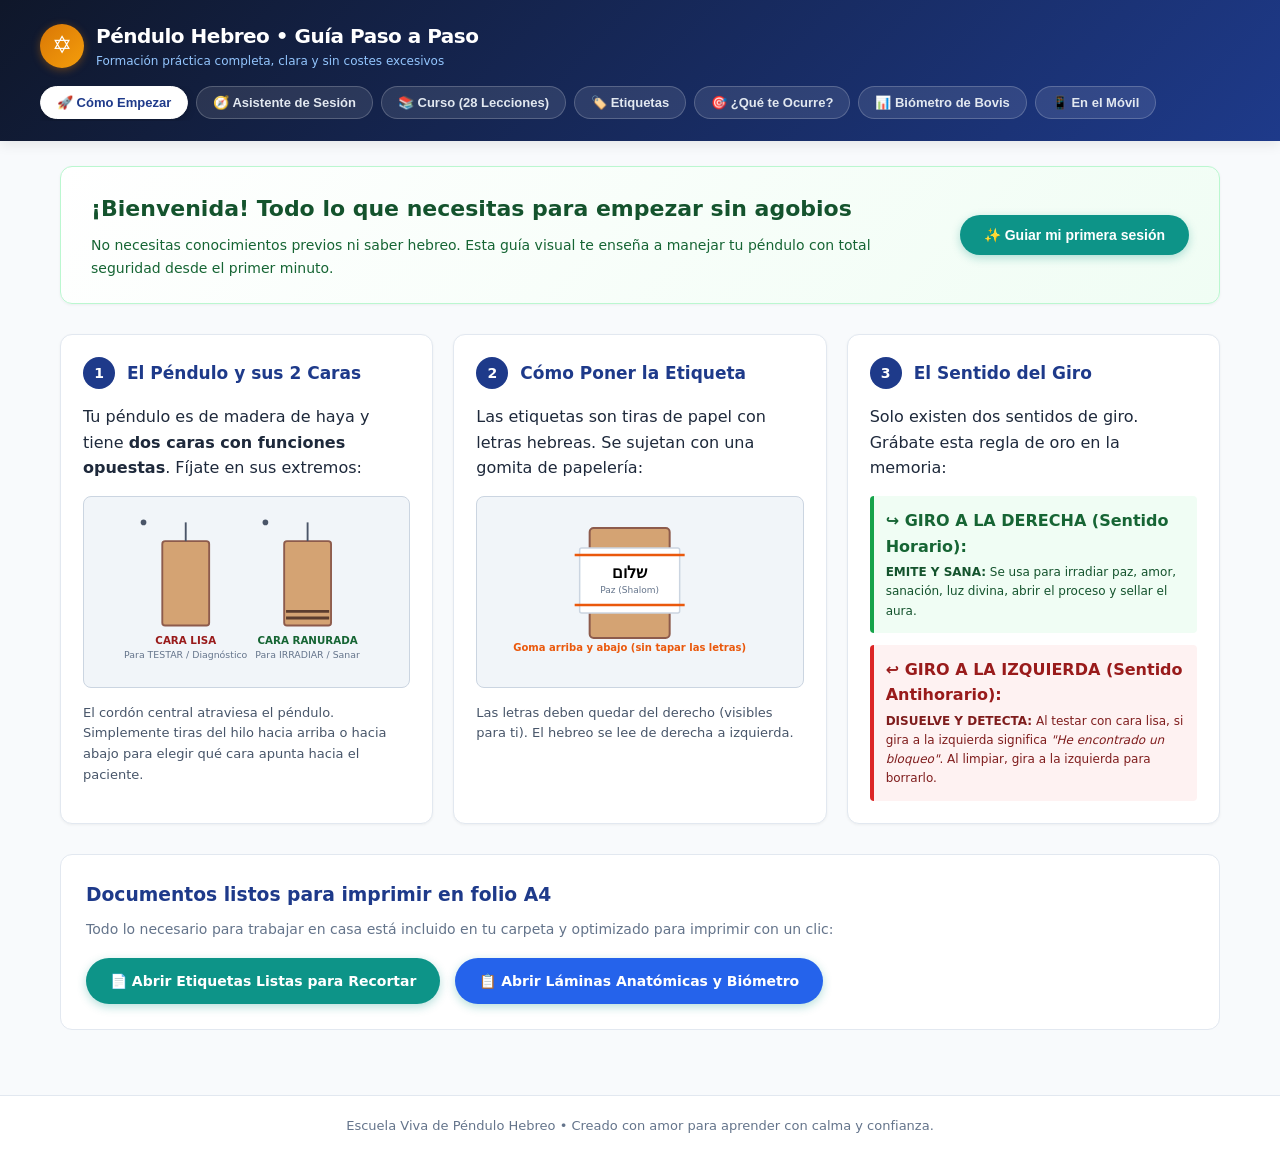
<file: index.html>
<!DOCTYPE html>
<html lang="es">
<head>
  <meta charset="UTF-8">
  <meta name="viewport" content="width=device-width, initial-scale=1.0">
  <title>Escuela Viva de Péndulo Hebreo - Guía Interactiva Paso a Paso</title>
  <link rel="stylesheet" href="styles.css">
  <link rel="manifest" href="manifest.json">
  <meta name="theme-color" content="#1e3a8a">
</head>
<body>

  <!-- ENCABEZADO DE LA APLICACIÓN -->
  <header class="app-header">
    <div class="header-container">
      <div class="brand-wrapper">
        <div class="brand-icon" aria-hidden="true">✡</div>
        <div>
          <h1 class="brand-title">Péndulo Hebreo • Guía Paso a Paso</h1>
          <p class="brand-subtitle">Formación práctica completa, clara y sin costes excesivos</p>
        </div>
      </div>

      <nav class="nav-tabs" aria-label="Navegación principal">
        <button type="button" class="tab-btn active" data-target="view-start">🚀 Cómo Empezar</button>
        <button type="button" class="tab-btn" data-target="view-simulator">🧭 Asistente de Sesión</button>
        <button type="button" class="tab-btn" data-target="view-course">📚 Curso (28 Lecciones)</button>
        <button type="button" class="tab-btn" data-target="view-labels">🏷️ Etiquetas</button>
        <button type="button" class="tab-btn" data-target="view-protocols">🎯 ¿Qué te Ocurre?</button>
        <button type="button" class="tab-btn" data-target="view-biometer">📊 Biómetro de Bovis</button>
        <button type="button" class="tab-btn" data-target="view-mobile">📱 En el Móvil</button>
      </nav>
    </div>
  </header>

  <!-- CONTENIDO PRINCIPAL -->
  <main class="main-content">

    <!-- VISTA 1: CÓMO EMPEZAR (VISUAL Y CERCANO) -->
    <section id="view-start" class="view-section active">
      <div class="welcome-card">
        <div class="welcome-text">
          <h2>¡Bienvenida! Todo lo que necesitas para empezar sin agobios</h2>
          <p>No necesitas conocimientos previos ni saber hebreo. Esta guía visual te enseña a manejar tu péndulo con total seguridad desde el primer minuto.</p>
        </div>
        <button type="button" class="cta-button" id="btn-jump-sim">✨ Guiar mi primera sesión</button>
      </div>

      <div class="guide-grid">
        <!-- Tarjeta 1: La anatomía del péndulo -->
        <article class="guide-card">
          <div class="guide-card-header">
            <span class="guide-step-number">1</span>
            <h3>El Péndulo y sus 2 Caras</h3>
          </div>
          <p>Tu péndulo es de madera de haya y tiene <strong>dos caras con funciones opuestas</strong>. Fíjate en sus extremos:</p>
          <div class="illustration-box">
            <svg viewBox="0 0 300 160" width="100%" height="150" xmlns="http://www.w3.org/2000/svg">
              <!-- Cara Lisa (Izquierda) -->
              <g transform="translate(40, 10)">
                <rect x="20" y="20" width="50" height="90" rx="3" fill="#d4a373" stroke="#8d5b4c" stroke-width="2"/>
                <line x1="45" y1="0" x2="45" y2="20" stroke="#4a5568" stroke-width="2"/>
                <circle x1="45" y1="0" r="3" fill="#4a5568"/>
                <text x="45" y="130" font-size="11" font-weight="bold" text-anchor="middle" fill="#991b1b">CARA LISA</text>
                <text x="45" y="145" font-size="10" text-anchor="middle" fill="#64748b">Para TESTAR / Diagnóstico</text>
              </g>
              <!-- Cara Ranurada (Derecha) -->
              <g transform="translate(170, 10)">
                <rect x="20" y="20" width="50" height="90" rx="3" fill="#d4a373" stroke="#8d5b4c" stroke-width="2"/>
                <!-- Ranuras en la base -->
                <line x1="22" y1="95" x2="68" y2="95" stroke="#5c3d2e" stroke-width="3"/>
                <line x1="22" y1="102" x2="68" y2="102" stroke="#5c3d2e" stroke-width="3"/>
                <line x1="45" y1="0" x2="45" y2="20" stroke="#4a5568" stroke-width="2"/>
                <circle x1="45" y1="0" r="3" fill="#4a5568"/>
                <text x="45" y="130" font-size="11" font-weight="bold" text-anchor="middle" fill="#166534">CARA RANURADA</text>
                <text x="45" y="145" font-size="10" text-anchor="middle" fill="#64748b">Para IRRADIAR / Sanar</text>
              </g>
            </svg>
          </div>
          <p style="font-size: 13px; color: #475569;">El cordón central atraviesa el péndulo. Simplemente tiras del hilo hacia arriba o hacia abajo para elegir qué cara apunta hacia el paciente.</p>
        </article>

        <!-- Tarjeta 2: Cómo colocar la etiqueta -->
        <article class="guide-card">
          <div class="guide-card-header">
            <span class="guide-step-number">2</span>
            <h3>Cómo Poner la Etiqueta</h3>
          </div>
          <p>Las etiquetas son tiras de papel con letras hebreas. Se sujetan con una gomita de papelería:</p>
          <div class="illustration-box">
            <svg viewBox="0 0 280 150" width="100%" height="150" xmlns="http://www.w3.org/2000/svg">
              <rect x="90" y="15" width="80" height="110" rx="4" fill="#d4a373" stroke="#8d5b4c" stroke-width="2"/>
              <!-- Tira de papel enrollada -->
              <rect x="80" y="35" width="100" height="65" fill="#ffffff" stroke="#cbd5e1" stroke-width="1.5" rx="2"/>
              <!-- Letras hebreas simuladas -->
              <text x="130" y="65" font-size="16" font-family="serif" text-anchor="middle" font-weight="bold" fill="#000">שלום</text>
              <text x="130" y="80" font-size="9" text-anchor="middle" fill="#64748b">Paz (Shalom)</text>
              <!-- Gomas elásticas -->
              <line x1="75" y1="42" x2="185" y2="42" stroke="#ea580c" stroke-width="2.5"/>
              <line x1="75" y1="92" x2="185" y2="92" stroke="#ea580c" stroke-width="2.5"/>
              <text x="130" y="138" font-size="10" text-anchor="middle" fill="#ea580c" font-weight="bold">Goma arriba y abajo (sin tapar las letras)</text>
            </svg>
          </div>
          <p style="font-size: 13px; color: #475569;">Las letras deben quedar del derecho (visibles para ti). El hebreo se lee de derecha a izquierda.</p>
        </article>

        <!-- Tarjeta 3: Hacia dónde girar -->
        <article class="guide-card">
          <div class="guide-card-header">
            <span class="guide-step-number">3</span>
            <h3>El Sentido del Giro</h3>
          </div>
          <p>Solo existen dos sentidos de giro. Grábate esta regla de oro en la memoria:</p>
          <div style="margin-top: 15px; display: flex; flex-direction: column; gap: 12px;">
            <div style="background: #f0fdf4; border-left: 4px solid #16a34a; padding: 12px; border-radius: 4px;">
              <strong style="color: #166534;">↪ GIRO A LA DERECHA (Sentido Horario):</strong>
              <p style="font-size: 12px; color: #14532d; margin-top: 4px;">
                <strong>EMITE Y SANA:</strong> Se usa para irradiar paz, amor, sanación, luz divina, abrir el proceso y sellar el aura.
              </p>
            </div>
            <div style="background: #fef2f2; border-left: 4px solid #dc2626; padding: 12px; border-radius: 4px;">
              <strong style="color: #991b1b;">↩ GIRO A LA IZQUIERDA (Sentido Antihorario):</strong>
              <p style="font-size: 12px; color: #7f1d1d; margin-top: 4px;">
                <strong>DISUELVE Y DETECTA:</strong> Al testar con cara lisa, si gira a la izquierda significa <em>"He encontrado un bloqueo"</em>. Al limpiar, gira a la izquierda para borrarlo.
              </p>
            </div>
          </div>
        </article>
      </div>

      <!-- Recursos para imprimir -->
      <div style="background: white; border: 1px solid var(--border); border-radius: var(--radius); padding: 25px; margin-top: 20px;">
        <h3 style="color: var(--primary); margin-bottom: 8px;">Documentos listos para imprimir en folio A4</h3>
        <p style="color: var(--text-muted); font-size: 14px; margin-bottom: 18px;">
          Todo lo necesario para trabajar en casa está incluido en tu carpeta y optimizado para imprimir con un clic:
        </p>
        <div style="display: flex; gap: 15px; flex-wrap: wrap;">
          <a href="02_ETIQUETAS_PARA_IMPRIMIR.html" target="_blank" class="cta-button" style="text-decoration: none;">
            📄 Abrir Etiquetas Listas para Recortar
          </a>
          <a href="03_PLANTILLAS_DE_SESION_Y_BIOMETROS.html" target="_blank" class="cta-button" style="background: #2563eb; text-decoration: none;">
            📋 Abrir Láminas Anatómicas y Biómetro
          </a>
        </div>
      </div>
    </section>

    <!-- VISTA 2: ASISTENTE INTERACTIVO DE SESIÓN (SIMULADOR PASO A PASO) -->
    <section id="view-simulator" class="view-section">
      <div class="simulator-container">
        <h2 style="color: var(--primary); margin-bottom: 6px;">🧭 Asistente Guiado de Sesión</h2>
        <p style="color: var(--text-muted); font-size: 14px; margin-bottom: 25px;">
          Sigue estos 5 pasos ordenados para realizar una sesión completa de autotratamiento o a otra persona.
        </p>

        <!-- Stepper -->
        <div class="steps-stepper" role="tablist">
          <div class="step-node active" data-step="0">
            <div class="step-circle">0</div>
            <span class="step-label">Protección</span>
          </div>
          <div class="step-node" data-step="1">
            <div class="step-circle">1</div>
            <span class="step-label">Apertura</span>
          </div>
          <div class="step-node" data-step="2">
            <div class="step-circle">2</div>
            <span class="step-label">Diagnóstico</span>
          </div>
          <div class="step-node" data-step="3">
            <div class="step-circle">3</div>
            <span class="step-label">Limpieza</span>
          </div>
          <div class="step-node" data-step="4">
            <div class="step-circle">4</div>
            <span class="step-label">Irradiar Luz</span>
          </div>
          <div class="step-node" data-step="5">
            <div class="step-circle">5</div>
            <span class="step-label">Sellado y Cierre</span>
          </div>
        </div>

        <!-- Cuerpo del paso dinámico -->
        <div class="simulator-body" id="sim-body-content">
          <!-- Se inyecta por JS -->
        </div>

        <div class="sim-controls">
          <button type="button" class="btn-secondary" id="sim-btn-prev">⬅ Paso Anterior</button>
          <div style="font-size: 13px; color: var(--text-muted);" id="sim-step-indicator">Paso 0 de 5</div>
          <button type="button" class="cta-button" id="sim-btn-next">Siguiente Paso ➡</button>
        </div>
      </div>
    </section>

    <!-- VISTA 3: CURSO COMPLETO (28 LECCIONES) -->
    <section id="view-course" class="view-section">
      <div class="course-header-bar">
        <div>
          <h2 style="color: var(--primary);">Temario Completo de la Formación</h2>
          <p style="font-size: 14px; color: var(--text-muted);">Los 25 módulos y 3 bonus redactados con cercanía, sin tecnicismos raros.</p>
        </div>

        <div class="progress-widget">
          <span>Progreso:</span>
          <span id="course-progress-text">0 / 28 lecciones</span>
        </div>
      </div>

      <div style="margin-bottom: 20px;">
        <search class="search-box">
          <span class="search-icon">🔍</span>
          <input type="search" id="course-search-input" class="search-input" placeholder="Buscar módulo, concepto o síntoma...">
        </search>
      </div>

      <div class="modules-list" id="modules-container">
        <!-- Generado dinámicamente por app.js -->
      </div>
    </section>

    <!-- VISTA 4: BIBLIOTECA DE ETIQUETAS -->
    <section id="view-labels" class="view-section">
      <div style="display: flex; justify-content: space-between; align-items: center; flex-wrap: wrap; gap: 15px; margin-bottom: 20px;">
        <div>
          <h2 style="color: var(--primary);">Diccionario de Etiquetas Vibracionales</h2>
          <p style="font-size: 14px; color: var(--text-muted);">Consulta qué significa cada palabra hebrea, qué cara usar y cómo aplicarla.</p>
        </div>
        <a href="02_ETIQUETAS_PARA_IMPRIMIR.html" target="_blank" class="cta-button" style="text-decoration: none;">
          🖨️ Imprimir Todas las Etiquetas (A4)
        </a>
      </div>

      <div class="label-filter-bar">
        <button type="button" class="filter-btn active" data-filter="all">Todas</button>
        <button type="button" class="filter-btn" data-filter="apertura">Apertura y Cierre</button>
        <button type="button" class="filter-btn" data-filter="diagnostico">Diagnóstico (Cara Lisa)</button>
        <button type="button" class="filter-btn" data-filter="limpieza">Limpieza y Corte</button>
        <button type="button" class="filter-btn" data-filter="irradiacion">Irradiación y Virtudes</button>
        <button type="button" class="filter-btn" data-filter="chakras">Los 7 Chakras</button>
      </div>

      <div class="labels-deck" id="labels-container">
        <!-- Generado dinámicamente por app.js -->
      </div>
    </section>

    <!-- VISTA 5: ¿QUÉ TE OCURRE? (BUSCADOR DE PROTOCOLOS) -->
    <section id="view-protocols" class="view-section">
      <div style="margin-bottom: 25px;">
        <h2 style="color: var(--primary);">Asistente de Protocolos Cotidianos</h2>
        <p style="font-size: 14px; color: var(--text-muted);">Selecciona la situación o malestar que deseas armonizar y la app te indicará exactamente qué etiquetas poner y cuántos minutos girar.</p>
      </div>

      <div class="protocols-grid" id="protocols-container">
        <!-- Generado dinámicamente por app.js -->
      </div>
    </section>

    <!-- VISTA 6: BIÓMETRO INTERACTIVO DE BOVIS -->
    <section id="view-biometer" class="view-section">
      <div class="interactive-biometer-card">
        <h2 style="color: var(--primary); margin-bottom: 8px;">Biómetro Interactivo de Bovis</h2>
        <p style="font-size: 14px; color: var(--text-muted); max-width: 650px; margin: 0 auto 20px auto;">
          La escala de Bovis mide la frecuencia vibracional. Desliza el cursor para ver el diagnóstico de cualquier persona, alimento o estancia:
        </p>

        <div class="bovis-score-badge" id="bovis-val-text">6.500 UB</div>
        <div class="bovis-state-tag" id="bovis-state-tag" style="background: #dcfce7; color: #166534;">Equilibrio Físico Neutro</div>

        <div class="slider-container">
          <input type="range" min="0" max="20000" step="500" value="6500" class="bovis-slider" id="bovis-range-input">
          <div style="display: flex; justify-content: space-between; font-size: 11px; color: var(--text-muted); margin-top: 6px;">
            <span>0 UB (Muy baja)</span>
            <span>6.500 UB (Neutro)</span>
            <span>10.000 UB (Salud)</span>
            <span>20.000+ UB (Espiritual)</span>
          </div>
        </div>

        <div id="bovis-explanation-box" class="note-box" style="max-width: 600px; margin: 20px auto; text-align: left;">
          <strong>Zona de Equilibrio (6.500 UB):</strong> Es el umbral mínimo de salud física en un adulto. La persona no está enferma, pero le conviene recargarse con etiquetas de Luz Divina o Paz para elevar sus defensas.
        </div>
      </div>
    </section>

    <!-- VISTA 7: VER EN EL MÓVIL -->
    <section id="view-mobile" class="view-section">
      <div style="background: white; border: 1px solid var(--border); border-radius: var(--radius); padding: 30px; text-align: center; max-width: 600px; margin: 0 auto; box-shadow: var(--shadow);">
        <div style="font-size: 36px; margin-bottom: 8px;">📱</div>
        <h2 style="color: var(--primary); margin-bottom: 8px;">Cómo Usar esta Web en tu Teléfono Móvil</h2>
        <p style="color: var(--text-muted); font-size: 14px; margin-bottom: 20px;">
          Para llevarte el curso al sofá, a la camilla o a la cama mientras practicas:
        </p>

        <div style="background: #f8fafc; border: 2px dashed #cbd5e1; border-radius: 12px; padding: 18px; display: inline-block; margin-bottom: 20px;">
          <img src="qr_movil.png" alt="Código QR para móvil" style="width: 220px; height: 220px; display: block; margin: 0 auto;">
        </div>

        <div style="background: #eff6ff; border: 1px solid #bfdbfe; border-radius: 8px; padding: 12px 16px; margin-bottom: 20px;">
          <div style="font-size: 12px; text-transform: uppercase; color: #64748b; font-weight: bold; margin-bottom: 4px;">Dirección Wi-Fi en tu casa:</div>
          <div style="font-family: monospace; font-size: 18px; font-weight: bold; color: #1d4ed8;">http://192.168.18.231:8080</div>
        </div>

        <div style="text-align: left; background: #f1f5f9; padding: 15px 20px; border-radius: 8px; font-size: 13px; line-height: 1.7; color: #334155;">
          <strong>Pasos sencillos para conectar:</strong>
          <ol style="margin-left: 20px; margin-top: 6px;">
            <li>En este ordenador, haz doble clic en el archivo <strong>VER_EN_EL_MOVIL.bat</strong> para activar la conexión por Wi-Fi.</li>
            <li>Conecta tu teléfono a la <strong>misma red Wi-Fi</strong> de casa.</li>
            <li>Abre la <strong>Cámara de tu teléfono</strong> y enfoca a este código QR (o escribe la dirección de arriba en Safari / Chrome).</li>
            <li>¡Listo! Podrás consultar las etiquetas, leer el curso y activar los temporizadores directamente en la pantalla de tu móvil mientras practicas con las dos manos libres.</li>
          </ol>
        </div>
      </div>
    </section>

  </main>

  <footer class="app-footer">
    <p>Escuela Viva de Péndulo Hebreo • Creado con amor para aprender con calma y confianza.</p>
  </footer>

  <script src="data.js"></script>
  <script src="app.js"></script>
  <script>
    if ('serviceWorker' in navigator) {
      window.addEventListener('load', () => {
        navigator.serviceWorker.register('./sw.js').catch(() => {});
      });
    }
  </script>
</body>
</html>
</file>
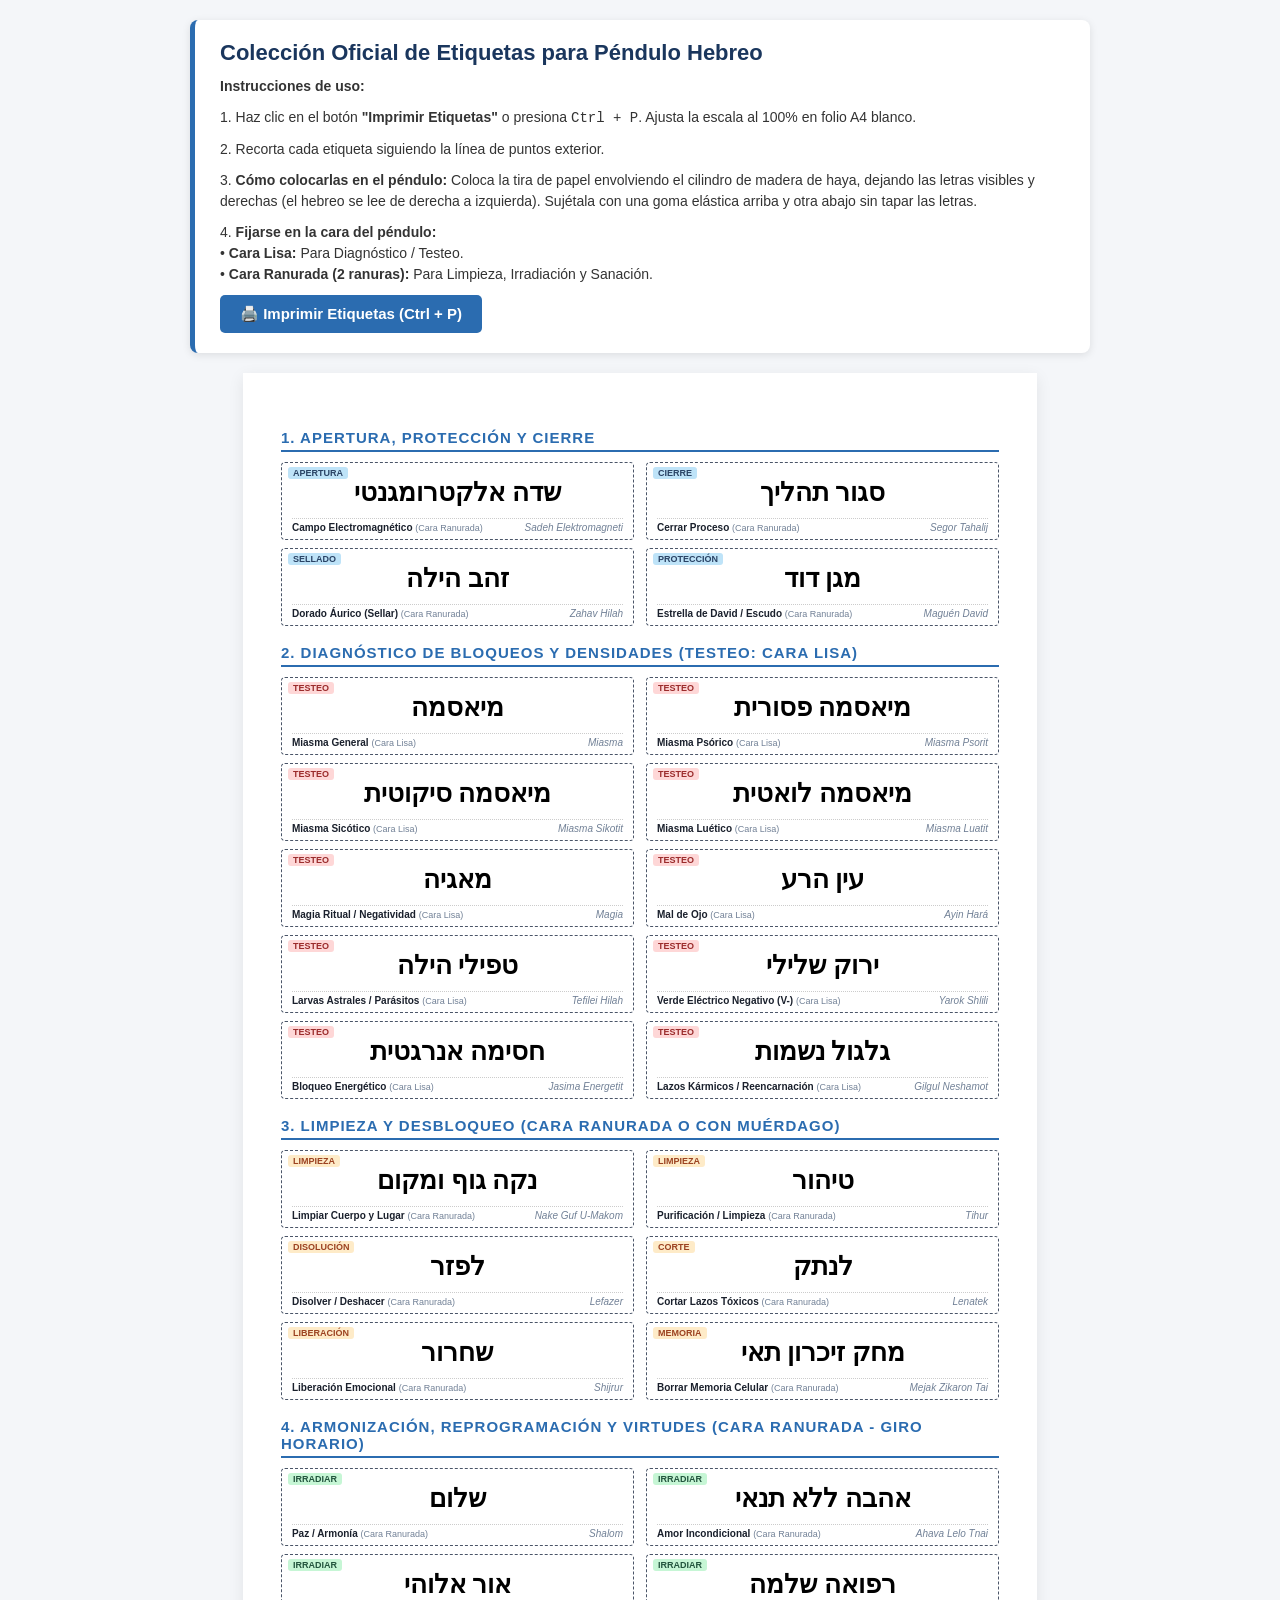
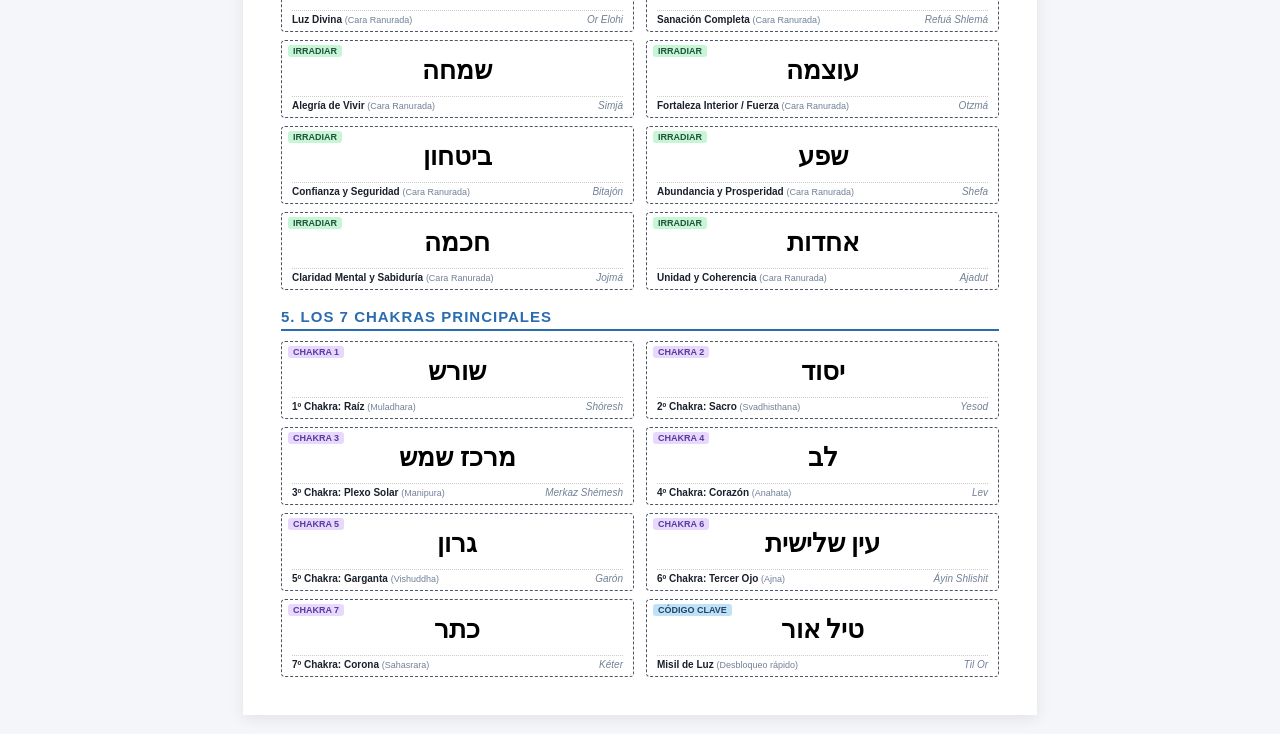
<file: 02_ETIQUETAS_PARA_IMPRIMIR.html>
<!DOCTYPE html>
<html lang="es">
<head>
  <meta charset="UTF-8">
  <title>Etiquetas para Péndulo Hebreo - Imprimibles</title>
  <style>
    @page {
      size: A4;
      margin: 10mm;
    }
    * {
      box-sizing: border-box;
      margin: 0;
      padding: 0;
    }
    body {
      font-family: Arial, Helvetica, sans-serif;
      background-color: #f4f6f9;
      color: #333;
      padding: 20px;
    }
    .no-print {
      max-width: 900px;
      margin: 0 auto 20px auto;
      background: #ffffff;
      padding: 20px 25px;
      border-radius: 8px;
      box-shadow: 0 2px 8px rgba(0,0,0,0.1);
      border-left: 5px solid #2b6cb0;
    }
    .no-print h1 {
      color: #1a365d;
      font-size: 22px;
      margin-bottom: 10px;
    }
    .no-print p {
      font-size: 14px;
      line-height: 1.5;
      margin-bottom: 10px;
    }
    .btn-print {
      display: inline-block;
      background: #2b6cb0;
      color: white;
      padding: 10px 20px;
      text-decoration: none;
      font-weight: bold;
      border-radius: 5px;
      cursor: pointer;
      border: none;
      font-size: 15px;
    }
    .btn-print:hover {
      background: #1a4971;
    }
    .sheet {
      max-width: 210mm;
      margin: 0 auto;
      background: white;
      padding: 10mm;
      box-shadow: 0 4px 15px rgba(0,0,0,0.08);
    }
    .category-title {
      font-size: 15px;
      font-weight: bold;
      color: #2b6cb0;
      text-transform: uppercase;
      letter-spacing: 1px;
      border-bottom: 2px solid #2b6cb0;
      padding-bottom: 4px;
      margin: 18px 0 10px 0;
    }
    .labels-grid {
      display: grid;
      grid-template-columns: repeat(2, 1fr);
      gap: 8px 12px;
    }
    .label-card {
      border: 1.5px dashed #4a5568;
      border-radius: 4px;
      padding: 6px 10px;
      height: 78px;
      display: flex;
      flex-direction: column;
      justify-content: space-between;
      position: relative;
      background: #ffffff;
    }
    .label-badge {
      position: absolute;
      top: 4px;
      left: 6px;
      font-size: 9px;
      font-weight: bold;
      text-transform: uppercase;
      padding: 1px 5px;
      border-radius: 3px;
    }
    .badge-diag { background: #fed7d7; color: #9b2c2c; }
    .badge-clean { background: #feebc8; color: #9c4221; }
    .badge-irrad { background: #c6f6d5; color: #22543d; }
    .badge-chak { background: #e9d8fd; color: #553c9e; }
    .badge-prot { background: #bee3f8; color: #2a4365; }

    .hebrew-text {
      font-family: "Times New Roman", "SBL Hebrew", "David", serif;
      direction: rtl;
      text-align: center;
      font-size: 26px;
      font-weight: bold;
      color: #000;
      line-height: 1.1;
      margin-top: 10px;
    }
    .label-footer {
      display: flex;
      justify-content: space-between;
      align-items: flex-end;
      font-size: 10px;
      color: #4a5568;
      border-top: 1px dotted #ccc;
      padding-top: 3px;
    }
    .spanish-name {
      font-weight: bold;
      color: #1a202c;
    }
    .phonetic {
      font-style: italic;
      color: #718096;
    }
    .face-hint {
      font-size: 9px;
      color: #718096;
      font-weight: normal;
    }

    @media print {
      body {
        background: white;
        padding: 0;
      }
      .no-print {
        display: none;
      }
      .sheet {
        box-shadow: none;
        padding: 0;
        max-width: 100%;
      }
      .category-title {
        margin-top: 10px;
      }
      .label-card {
        break-inside: avoid;
        page-break-inside: avoid;
      }
    }
  </style>
</head>
<body>

  <div class="no-print">
    <h1>Colección Oficial de Etiquetas para Péndulo Hebreo</h1>
    <p><strong>Instrucciones de uso:</strong></p>
    <p>1. Haz clic en el botón <strong>"Imprimir Etiquetas"</strong> o presiona <code>Ctrl + P</code>. Ajusta la escala al 100% en folio A4 blanco.</p>
    <p>2. Recorta cada etiqueta siguiendo la línea de puntos exterior.</p>
    <p>3. <strong>Cómo colocarlas en el péndulo:</strong> Coloca la tira de papel envolviendo el cilindro de madera de haya, dejando las letras visibles y derechas (el hebreo se lee de derecha a izquierda). Sujétala con una goma elástica arriba y otra abajo sin tapar las letras.</p>
    <p>4. <strong>Fijarse en la cara del péndulo:</strong>
      <br>• <strong>Cara Lisa:</strong> Para Diagnóstico / Testeo.
      <br>• <strong>Cara Ranurada (2 ranuras):</strong> Para Limpieza, Irradiación y Sanación.
    </p>
    <button class="btn-print" onclick="window.print()">🖨️ Imprimir Etiquetas (Ctrl + P)</button>
  </div>

  <div class="sheet">

    <!-- 1. APERTURA Y CIERRE -->
    <div class="category-title">1. Apertura, Protección y Cierre</div>
    <div class="labels-grid">
      <div class="label-card">
        <span class="label-badge badge-prot">Apertura</span>
        <div class="hebrew-text">שדה אלקטרומגנטי</div>
        <div class="label-footer">
          <div><span class="spanish-name">Campo Electromagnético</span> <span class="face-hint">(Cara Ranurada)</span></div>
          <span class="phonetic">Sadeh Elektromagneti</span>
        </div>
      </div>
      <div class="label-card">
        <span class="label-badge badge-prot">Cierre</span>
        <div class="hebrew-text">סגור תהליך</div>
        <div class="label-footer">
          <div><span class="spanish-name">Cerrar Proceso</span> <span class="face-hint">(Cara Ranurada)</span></div>
          <span class="phonetic">Segor Tahalij</span>
        </div>
      </div>
      <div class="label-card">
        <span class="label-badge badge-prot">Sellado</span>
        <div class="hebrew-text">זהב הילה</div>
        <div class="label-footer">
          <div><span class="spanish-name">Dorado Áurico (Sellar)</span> <span class="face-hint">(Cara Ranurada)</span></div>
          <span class="phonetic">Zahav Hilah</span>
        </div>
      </div>
      <div class="label-card">
        <span class="label-badge badge-prot">Protección</span>
        <div class="hebrew-text">מגן דוד</div>
        <div class="label-footer">
          <div><span class="spanish-name">Estrella de David / Escudo</span> <span class="face-hint">(Cara Ranurada)</span></div>
          <span class="phonetic">Maguén David</span>
        </div>
      </div>
    </div>

    <!-- 2. DIAGNÓSTICO (TESTEO - CARA LISA) -->
    <div class="category-title">2. Diagnóstico de Bloqueos y Densidades (Testeo: Cara Lisa)</div>
    <div class="labels-grid">
      <div class="label-card">
        <span class="label-badge badge-diag">Testeo</span>
        <div class="hebrew-text">מיאסמה</div>
        <div class="label-footer">
          <div><span class="spanish-name">Miasma General</span> <span class="face-hint">(Cara Lisa)</span></div>
          <span class="phonetic">Miasma</span>
        </div>
      </div>
      <div class="label-card">
        <span class="label-badge badge-diag">Testeo</span>
        <div class="hebrew-text">מיאסמה פסורית</div>
        <div class="label-footer">
          <div><span class="spanish-name">Miasma Psórico</span> <span class="face-hint">(Cara Lisa)</span></div>
          <span class="phonetic">Miasma Psorit</span>
        </div>
      </div>
      <div class="label-card">
        <span class="label-badge badge-diag">Testeo</span>
        <div class="hebrew-text">מיאסמה סיקוטית</div>
        <div class="label-footer">
          <div><span class="spanish-name">Miasma Sicótico</span> <span class="face-hint">(Cara Lisa)</span></div>
          <span class="phonetic">Miasma Sikotit</span>
        </div>
      </div>
      <div class="label-card">
        <span class="label-badge badge-diag">Testeo</span>
        <div class="hebrew-text">מיאסמה לואטית</div>
        <div class="label-footer">
          <div><span class="spanish-name">Miasma Luético</span> <span class="face-hint">(Cara Lisa)</span></div>
          <span class="phonetic">Miasma Luatit</span>
        </div>
      </div>
      <div class="label-card">
        <span class="label-badge badge-diag">Testeo</span>
        <div class="hebrew-text">מאגיה</div>
        <div class="label-footer">
          <div><span class="spanish-name">Magia Ritual / Negatividad</span> <span class="face-hint">(Cara Lisa)</span></div>
          <span class="phonetic">Magia</span>
        </div>
      </div>
      <div class="label-card">
        <span class="label-badge badge-diag">Testeo</span>
        <div class="hebrew-text">עין הרע</div>
        <div class="label-footer">
          <div><span class="spanish-name">Mal de Ojo</span> <span class="face-hint">(Cara Lisa)</span></div>
          <span class="phonetic">Ayin Hará</span>
        </div>
      </div>
      <div class="label-card">
        <span class="label-badge badge-diag">Testeo</span>
        <div class="hebrew-text">טפילי הילה</div>
        <div class="label-footer">
          <div><span class="spanish-name">Larvas Astrales / Parásitos</span> <span class="face-hint">(Cara Lisa)</span></div>
          <span class="phonetic">Tefilei Hilah</span>
        </div>
      </div>
      <div class="label-card">
        <span class="label-badge badge-diag">Testeo</span>
        <div class="hebrew-text">ירוק שלילי</div>
        <div class="label-footer">
          <div><span class="spanish-name">Verde Eléctrico Negativo (V-)</span> <span class="face-hint">(Cara Lisa)</span></div>
          <span class="phonetic">Yarok Shlili</span>
        </div>
      </div>
      <div class="label-card">
        <span class="label-badge badge-diag">Testeo</span>
        <div class="hebrew-text">חסימה אנרגטית</div>
        <div class="label-footer">
          <div><span class="spanish-name">Bloqueo Energético</span> <span class="face-hint">(Cara Lisa)</span></div>
          <span class="phonetic">Jasima Energetit</span>
        </div>
      </div>
      <div class="label-card">
        <span class="label-badge badge-diag">Testeo</span>
        <div class="hebrew-text">גלגול נשמות</div>
        <div class="label-footer">
          <div><span class="spanish-name">Lazos Kármicos / Reencarnación</span> <span class="face-hint">(Cara Lisa)</span></div>
          <span class="phonetic">Gilgul Neshamot</span>
        </div>
      </div>
    </div>

    <!-- 3. LIMPIEZA Y DESBLOQUEO -->
    <div class="category-title">3. Limpieza y Desbloqueo (Cara Ranurada o con Muérdago)</div>
    <div class="labels-grid">
      <div class="label-card">
        <span class="label-badge badge-clean">Limpieza</span>
        <div class="hebrew-text">נקה גוף ומקום</div>
        <div class="label-footer">
          <div><span class="spanish-name">Limpiar Cuerpo y Lugar</span> <span class="face-hint">(Cara Ranurada)</span></div>
          <span class="phonetic">Nake Guf U-Makom</span>
        </div>
      </div>
      <div class="label-card">
        <span class="label-badge badge-clean">Limpieza</span>
        <div class="hebrew-text">טיהור</div>
        <div class="label-footer">
          <div><span class="spanish-name">Purificación / Limpieza</span> <span class="face-hint">(Cara Ranurada)</span></div>
          <span class="phonetic">Tihur</span>
        </div>
      </div>
      <div class="label-card">
        <span class="label-badge badge-clean">Disolución</span>
        <div class="hebrew-text">לפזר</div>
        <div class="label-footer">
          <div><span class="spanish-name">Disolver / Deshacer</span> <span class="face-hint">(Cara Ranurada)</span></div>
          <span class="phonetic">Lefazer</span>
        </div>
      </div>
      <div class="label-card">
        <span class="label-badge badge-clean">Corte</span>
        <div class="hebrew-text">לנתק</div>
        <div class="label-footer">
          <div><span class="spanish-name">Cortar Lazos Tóxicos</span> <span class="face-hint">(Cara Ranurada)</span></div>
          <span class="phonetic">Lenatek</span>
        </div>
      </div>
      <div class="label-card">
        <span class="label-badge badge-clean">Liberación</span>
        <div class="hebrew-text">שחרור</div>
        <div class="label-footer">
          <div><span class="spanish-name">Liberación Emocional</span> <span class="face-hint">(Cara Ranurada)</span></div>
          <span class="phonetic">Shijrur</span>
        </div>
      </div>
      <div class="label-card">
        <span class="label-badge badge-clean">Memoria</span>
        <div class="hebrew-text">מחק זיכרון תאי</div>
        <div class="label-footer">
          <div><span class="spanish-name">Borrar Memoria Celular</span> <span class="face-hint">(Cara Ranurada)</span></div>
          <span class="phonetic">Mejak Zikaron Tai</span>
        </div>
      </div>
    </div>

    <!-- 4. ARMONIZACIÓN, REPROGRAMACIÓN E IRRADIACIÓN -->
    <div class="category-title">4. Armonización, Reprogramación y Virtudes (Cara Ranurada - Giro Horario)</div>
    <div class="labels-grid">
      <div class="label-card">
        <span class="label-badge badge-irrad">Irradiar</span>
        <div class="hebrew-text">שלום</div>
        <div class="label-footer">
          <div><span class="spanish-name">Paz / Armonía</span> <span class="face-hint">(Cara Ranurada)</span></div>
          <span class="phonetic">Shalom</span>
        </div>
      </div>
      <div class="label-card">
        <span class="label-badge badge-irrad">Irradiar</span>
        <div class="hebrew-text">אהבה ללא תנאי</div>
        <div class="label-footer">
          <div><span class="spanish-name">Amor Incondicional</span> <span class="face-hint">(Cara Ranurada)</span></div>
          <span class="phonetic">Ahava Lelo Tnai</span>
        </div>
      </div>
      <div class="label-card">
        <span class="label-badge badge-irrad">Irradiar</span>
        <div class="hebrew-text">אור אלוהי</div>
        <div class="label-footer">
          <div><span class="spanish-name">Luz Divina</span> <span class="face-hint">(Cara Ranurada)</span></div>
          <span class="phonetic">Or Elohi</span>
        </div>
      </div>
      <div class="label-card">
        <span class="label-badge badge-irrad">Irradiar</span>
        <div class="hebrew-text">רפואה שלמה</div>
        <div class="label-footer">
          <div><span class="spanish-name">Sanación Completa</span> <span class="face-hint">(Cara Ranurada)</span></div>
          <span class="phonetic">Refuá Shlemá</span>
        </div>
      </div>
      <div class="label-card">
        <span class="label-badge badge-irrad">Irradiar</span>
        <div class="hebrew-text">שמחה</div>
        <div class="label-footer">
          <div><span class="spanish-name">Alegría de Vivir</span> <span class="face-hint">(Cara Ranurada)</span></div>
          <span class="phonetic">Simjá</span>
        </div>
      </div>
      <div class="label-card">
        <span class="label-badge badge-irrad">Irradiar</span>
        <div class="hebrew-text">עוצמה</div>
        <div class="label-footer">
          <div><span class="spanish-name">Fortaleza Interior / Fuerza</span> <span class="face-hint">(Cara Ranurada)</span></div>
          <span class="phonetic">Otzmá</span>
        </div>
      </div>
      <div class="label-card">
        <span class="label-badge badge-irrad">Irradiar</span>
        <div class="hebrew-text">ביטחון</div>
        <div class="label-footer">
          <div><span class="spanish-name">Confianza y Seguridad</span> <span class="face-hint">(Cara Ranurada)</span></div>
          <span class="phonetic">Bitajón</span>
        </div>
      </div>
      <div class="label-card">
        <span class="label-badge badge-irrad">Irradiar</span>
        <div class="hebrew-text">שפע</div>
        <div class="label-footer">
          <div><span class="spanish-name">Abundancia y Prosperidad</span> <span class="face-hint">(Cara Ranurada)</span></div>
          <span class="phonetic">Shefa</span>
        </div>
      </div>
      <div class="label-card">
        <span class="label-badge badge-irrad">Irradiar</span>
        <div class="hebrew-text">חכמה</div>
        <div class="label-footer">
          <div><span class="spanish-name">Claridad Mental y Sabiduría</span> <span class="face-hint">(Cara Ranurada)</span></div>
          <span class="phonetic">Jojmá</span>
        </div>
      </div>
      <div class="label-card">
        <span class="label-badge badge-irrad">Irradiar</span>
        <div class="hebrew-text">אחדות</div>
        <div class="label-footer">
          <div><span class="spanish-name">Unidad y Coherencia</span> <span class="face-hint">(Cara Ranurada)</span></div>
          <span class="phonetic">Ajadut</span>
        </div>
      </div>
    </div>

    <!-- 5. LOS 7 CHAKRAS PRINCIPALES -->
    <div class="category-title">5. Los 7 Chakras Principales</div>
    <div class="labels-grid">
      <div class="label-card">
        <span class="label-badge badge-chak">Chakra 1</span>
        <div class="hebrew-text">שורש</div>
        <div class="label-footer">
          <div><span class="spanish-name">1º Chakra: Raíz</span> <span class="face-hint">(Muladhara)</span></div>
          <span class="phonetic">Shóresh</span>
        </div>
      </div>
      <div class="label-card">
        <span class="label-badge badge-chak">Chakra 2</span>
        <div class="hebrew-text">יסוד</div>
        <div class="label-footer">
          <div><span class="spanish-name">2º Chakra: Sacro</span> <span class="face-hint">(Svadhisthana)</span></div>
          <span class="phonetic">Yesod</span>
        </div>
      </div>
      <div class="label-card">
        <span class="label-badge badge-chak">Chakra 3</span>
        <div class="hebrew-text">מרכז שמש</div>
        <div class="label-footer">
          <div><span class="spanish-name">3º Chakra: Plexo Solar</span> <span class="face-hint">(Manipura)</span></div>
          <span class="phonetic">Merkaz Shémesh</span>
        </div>
      </div>
      <div class="label-card">
        <span class="label-badge badge-chak">Chakra 4</span>
        <div class="hebrew-text">לב</div>
        <div class="label-footer">
          <div><span class="spanish-name">4º Chakra: Corazón</span> <span class="face-hint">(Anahata)</span></div>
          <span class="phonetic">Lev</span>
        </div>
      </div>
      <div class="label-card">
        <span class="label-badge badge-chak">Chakra 5</span>
        <div class="hebrew-text">גרון</div>
        <div class="label-footer">
          <div><span class="spanish-name">5º Chakra: Garganta</span> <span class="face-hint">(Vishuddha)</span></div>
          <span class="phonetic">Garón</span>
        </div>
      </div>
      <div class="label-card">
        <span class="label-badge badge-chak">Chakra 6</span>
        <div class="hebrew-text">עין שלישית</div>
        <div class="label-footer">
          <div><span class="spanish-name">6º Chakra: Tercer Ojo</span> <span class="face-hint">(Ajna)</span></div>
          <span class="phonetic">Áyin Shlishit</span>
        </div>
      </div>
      <div class="label-card">
        <span class="label-badge badge-chak">Chakra 7</span>
        <div class="hebrew-text">כתר</div>
        <div class="label-footer">
          <div><span class="spanish-name">7º Chakra: Corona</span> <span class="face-hint">(Sahasrara)</span></div>
          <span class="phonetic">Kéter</span>
        </div>
      </div>
      <div class="label-card">
        <span class="label-badge badge-prot">Código Clave</span>
        <div class="hebrew-text">טיל אור</div>
        <div class="label-footer">
          <div><span class="spanish-name">Misil de Luz</span> <span class="face-hint">(Desbloqueo rápido)</span></div>
          <span class="phonetic">Til Or</span>
        </div>
      </div>
    </div>

  </div>

</body>
</html>
</file>
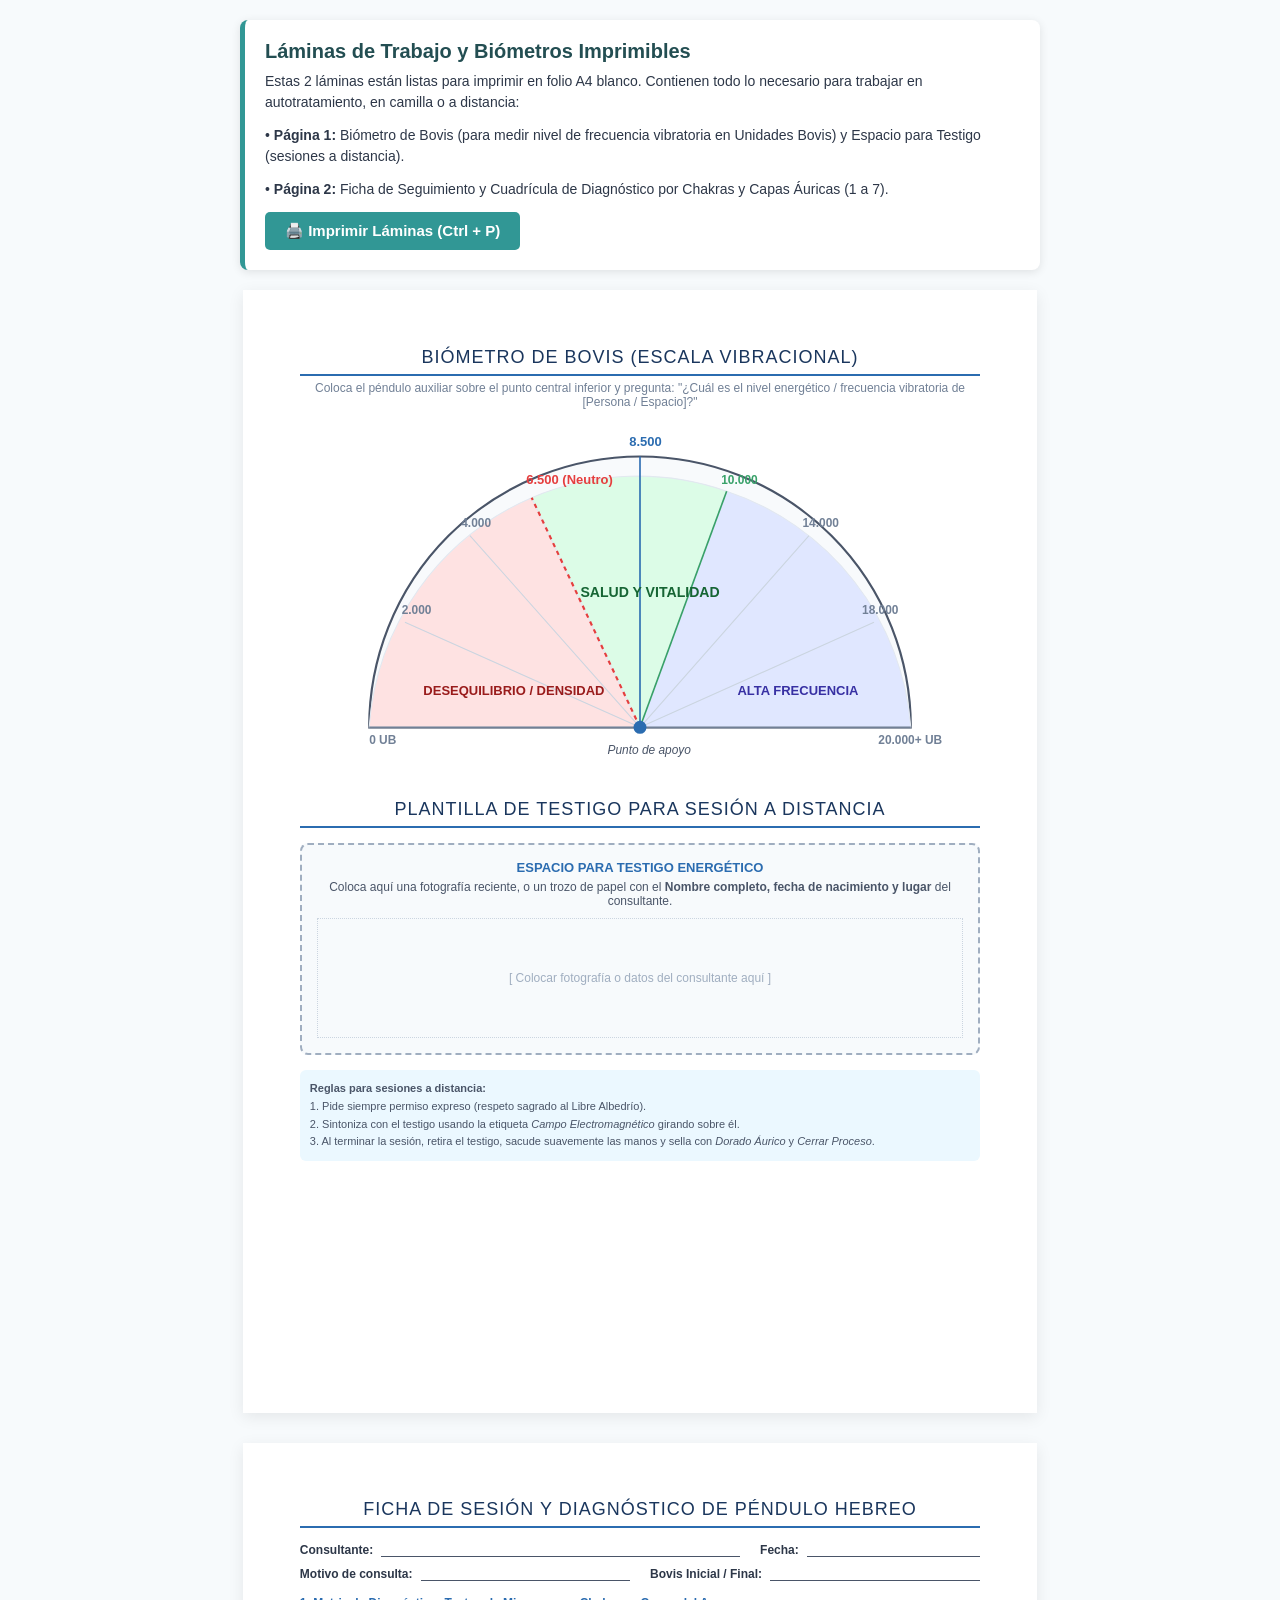
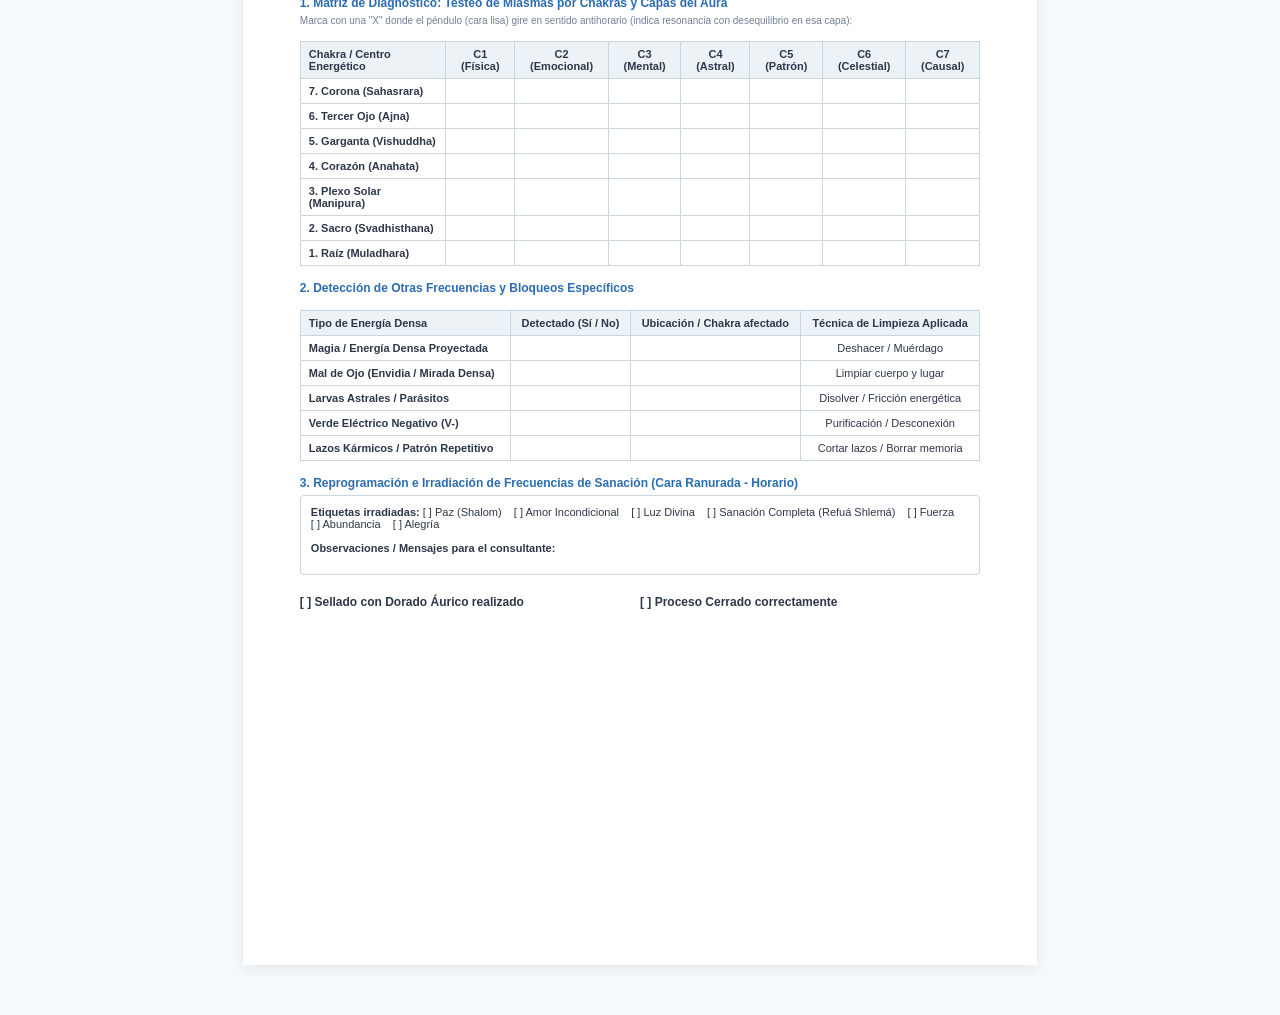
<file: 03_PLANTILLAS_DE_SESION_Y_BIOMETROS.html>
<!DOCTYPE html>
<html lang="es">
<head>
  <meta charset="UTF-8">
  <title>Plantillas de Trabajo y Biómetros - Péndulo Hebreo</title>
  <style>
    @page {
      size: A4 portrait;
      margin: 12mm;
    }
    * {
      box-sizing: border-box;
      margin: 0;
      padding: 0;
    }
    body {
      font-family: Arial, Helvetica, sans-serif;
      background: #f7fafc;
      color: #2d3748;
      padding: 20px;
    }
    .no-print {
      max-width: 800px;
      margin: 0 auto 20px auto;
      background: white;
      padding: 20px;
      border-radius: 8px;
      box-shadow: 0 2px 10px rgba(0,0,0,0.1);
      border-left: 5px solid #319795;
    }
    .no-print h1 {
      font-size: 20px;
      color: #234e52;
      margin-bottom: 8px;
    }
    .no-print p {
      font-size: 14px;
      line-height: 1.5;
      margin-bottom: 12px;
    }
    .btn-print {
      background: #319795;
      color: white;
      border: none;
      padding: 10px 20px;
      border-radius: 5px;
      font-weight: bold;
      cursor: pointer;
      font-size: 15px;
    }
    .btn-print:hover {
      background: #285e61;
    }
    .page-sheet {
      max-width: 210mm;
      min-height: 297mm;
      margin: 0 auto 30px auto;
      background: white;
      padding: 15mm;
      box-shadow: 0 4px 15px rgba(0,0,0,0.08);
      page-break-after: always;
      position: relative;
    }
    .sheet-title {
      text-align: center;
      color: #1a365d;
      font-size: 18px;
      text-transform: uppercase;
      letter-spacing: 1px;
      border-bottom: 2px solid #2b6cb0;
      padding-bottom: 6px;
      margin-bottom: 15px;
    }
    .sheet-subtitle {
      text-align: center;
      font-size: 12px;
      color: #718096;
      margin-top: -10px;
      margin-bottom: 15px;
    }

    /* BIOMETRO */
    .biometer-container {
      text-align: center;
      margin: 10px 0 25px 0;
    }
    .bovis-svg {
      width: 100%;
      max-width: 650px;
      height: auto;
    }

    /* TABLAS */
    table {
      width: 100%;
      border-collapse: collapse;
      margin: 15px 0;
      font-size: 11px;
    }
    th, td {
      border: 1px solid #cbd5e0;
      padding: 6px 8px;
      text-align: center;
    }
    th {
      background: #edf2f7;
      color: #2d3748;
      font-weight: bold;
    }
    .text-left {
      text-align: left;
    }
    .field-row {
      display: flex;
      justify-content: space-between;
      margin-bottom: 10px;
      font-size: 12px;
    }
    .field-box {
      border-bottom: 1px solid #4a5568;
      padding-bottom: 2px;
      flex-grow: 1;
      margin-left: 8px;
    }
    .witness-box {
      border: 2px dashed #a0aec0;
      border-radius: 8px;
      padding: 15px;
      text-align: center;
      margin: 15px 0;
      background: #f7fafc;
      font-size: 12px;
      color: #4a5568;
    }

    @media print {
      body {
        background: white;
        padding: 0;
      }
      .no-print {
        display: none;
      }
      .page-sheet {
        box-shadow: none;
        padding: 0;
        margin: 0;
        page-break-after: always;
      }
    }
  </style>
</head>
<body>

  <div class="no-print">
    <h1>Láminas de Trabajo y Biómetros Imprimibles</h1>
    <p>Estas 2 láminas están listas para imprimir en folio A4 blanco. Contienen todo lo necesario para trabajar en autotratamiento, en camilla o a distancia:</p>
    <p>• <strong>Página 1:</strong> Biómetro de Bovis (para medir nivel de frecuencia vibratoria en Unidades Bovis) y Espacio para Testigo (sesiones a distancia).</p>
    <p>• <strong>Página 2:</strong> Ficha de Seguimiento y Cuadrícula de Diagnóstico por Chakras y Capas Áuricas (1 a 7).</p>
    <button class="btn-print" onclick="window.print()">🖨️ Imprimir Láminas (Ctrl + P)</button>
  </div>

  <!-- PÁGINA 1: BIÓMETRO DE BOVIS Y PLANTILLA A DISTANCIA -->
  <div class="page-sheet">
    <div class="sheet-title">Biómetro de Bovis (Escala Vibracional)</div>
    <div class="sheet-subtitle">Coloca el péndulo auxiliar sobre el punto central inferior y pregunta: "¿Cuál es el nivel energético / frecuencia vibratoria de [Persona / Espacio]?"</div>

    <div class="biometer-container">
      <svg class="bovis-svg" viewBox="0 0 600 320" xmlns="http://www.w3.org/2000/svg">
        <!-- Fondo semicircular -->
        <path d="M 50 280 A 250 250 0 0 1 550 280 Z" fill="#f8fafc" stroke="#4a5568" stroke-width="2"/>
        
        <!-- Zonas de color -->
        <!-- Zona 1: 0 - 6500 (Densa / Desvitalizada) -->
        <path d="M 50 280 A 250 250 0 0 1 200 68 L 300 280 Z" fill="#fee2e2" stroke="#e2e8f0"/>
        <!-- Zona 2: 6500 - 10000 (Salud Física / Equilibrio Óptimo) -->
        <path d="M 200 68 A 250 250 0 0 1 380 62 L 300 280 Z" fill="#dcfce7" stroke="#e2e8f0"/>
        <!-- Zona 3: 10000 - 20000+ (Alta Frecuencia / Espiritual) -->
        <path d="M 380 62 A 250 250 0 0 1 550 280 L 300 280 Z" fill="#e0e7ff" stroke="#e2e8f0"/>

        <!-- Líneas radiales cada 2000 UB -->
        <line x1="300" y1="280" x2="50" y2="280" stroke="#718096" stroke-width="1.5"/>
        <line x1="300" y1="280" x2="83" y2="183" stroke="#cbd5e0" stroke-width="1"/>
        <line x1="300" y1="280" x2="143" y2="103" stroke="#cbd5e0" stroke-width="1"/>
        <line x1="300" y1="280" x2="200" y2="68" stroke="#e53e3e" stroke-width="2" stroke-dasharray="4"/>
        <line x1="300" y1="280" x2="300" y2="30" stroke="#2b6cb0" stroke-width="1.5"/>
        <line x1="300" y1="280" x2="380" y2="62" stroke="#38a169" stroke-width="1.5"/>
        <line x1="300" y1="280" x2="456" y2="103" stroke="#cbd5e0" stroke-width="1"/>
        <line x1="300" y1="280" x2="516" y2="183" stroke="#cbd5e0" stroke-width="1"/>
        <line x1="300" y1="280" x2="550" y2="280" stroke="#718096" stroke-width="1.5"/>

        <!-- Textos de valores UB -->
        <text x="50" y="295" font-size="11" font-weight="bold" fill="#718096">0 UB</text>
        <text x="80" y="175" font-size="11" font-weight="bold" fill="#718096">2.000</text>
        <text x="135" y="95" font-size="11" font-weight="bold" fill="#718096">4.000</text>
        <text x="195" y="55" font-size="12" font-weight="bold" fill="#e53e3e">6.500 (Neutro)</text>
        <text x="290" y="20" font-size="12" font-weight="bold" fill="#2b6cb0">8.500</text>
        <text x="375" y="55" font-size="11" font-weight="bold" fill="#38a169">10.000</text>
        <text x="450" y="95" font-size="11" font-weight="bold" fill="#718096">14.000</text>
        <text x="505" y="175" font-size="11" font-weight="bold" fill="#718096">18.000</text>
        <text x="520" y="295" font-size="11" font-weight="bold" fill="#718096">20.000+ UB</text>

        <!-- Leyendas internas -->
        <text x="100" y="250" font-size="12" fill="#991b1b" font-weight="bold">DESEQUILIBRIO / DENSIDAD</text>
        <text x="245" y="160" font-size="13" fill="#166534" font-weight="bold">SALUD Y VITALIDAD</text>
        <text x="390" y="250" font-size="12" fill="#3730a3" font-weight="bold">ALTA FRECUENCIA</text>

        <!-- Punto pivote central -->
        <circle cx="300" cy="280" r="6" fill="#2b6cb0"/>
        <text x="270" y="305" font-size="11" fill="#4a5568" font-style="italic">Punto de apoyo</text>
      </svg>
    </div>

    <div class="sheet-title" style="margin-top: 15px;">Plantilla de Testigo para Sesión a Distancia</div>
    <div class="witness-box">
      <p style="font-weight: bold; font-size: 13px; color: #2b6cb0; margin-bottom: 5px;">ESPACIO PARA TESTIGO ENERGÉTICO</p>
      <p style="margin-bottom: 10px;">Coloca aquí una fotografía reciente, o un trozo de papel con el <strong>Nombre completo, fecha de nacimiento y lugar</strong> del consultante.</p>
      <div style="height: 120px; border: 1px dotted #cbd5e0; display: flex; align-items: center; justify-content: center; color: #a0aec0;">
        [ Colocar fotografía o datos del consultante aquí ]
      </div>
    </div>

    <div style="font-size: 11px; line-height: 1.6; color: #4a5568; background: #ebf8ff; padding: 10px; border-radius: 6px;">
      <strong>Reglas para sesiones a distancia:</strong>
      <br>1. Pide siempre permiso expreso (respeto sagrado al Libre Albedrío).
      <br>2. Sintoniza con el testigo usando la etiqueta <em>Campo Electromagnético</em> girando sobre él.
      <br>3. Al terminar la sesión, retira el testigo, sacude suavemente las manos y sella con <em>Dorado Áurico</em> y <em>Cerrar Proceso</em>.
    </div>
  </div>

  <!-- PÁGINA 2: FICHA DE SESIÓN Y REGISTRO DE CAPAS -->
  <div class="page-sheet">
    <div class="sheet-title">Ficha de Sesión y Diagnóstico de Péndulo Hebreo</div>

    <div class="field-row">
      <div style="flex: 2; display: flex;"><strong>Consultante:</strong> <div class="field-box"></div></div>
      <div style="flex: 1; display: flex; margin-left: 20px;"><strong>Fecha:</strong> <div class="field-box"></div></div>
    </div>
    <div class="field-row">
      <div style="flex: 1; display: flex;"><strong>Motivo de consulta:</strong> <div class="field-box"></div></div>
      <div style="flex: 1; display: flex; margin-left: 20px;"><strong>Bovis Inicial / Final:</strong> <div class="field-box"></div></div>
    </div>

    <p style="font-weight: bold; font-size: 12px; margin: 15px 0 5px 0; color: #2b6cb0;">
      1. Matriz de Diagnóstico: Testeo de Miasmas por Chakras y Capas del Aura
    </p>
    <p style="font-size: 10px; color: #718096; margin-bottom: 8px;">
      Marca con una "X" donde el péndulo (cara lisa) gire en sentido antihorario (indica resonancia con desequilibrio en esa capa):
    </p>

    <table>
      <thead>
        <tr>
          <th class="text-left">Chakra / Centro Energético</th>
          <th>C1 (Física)</th>
          <th>C2 (Emocional)</th>
          <th>C3 (Mental)</th>
          <th>C4 (Astral)</th>
          <th>C5 (Patrón)</th>
          <th>C6 (Celestial)</th>
          <th>C7 (Causal)</th>
        </tr>
      </thead>
      <tbody>
        <tr>
          <td class="text-left"><strong>7. Corona (Sahasrara)</strong></td>
          <td></td><td></td><td></td><td></td><td></td><td></td><td></td>
        </tr>
        <tr>
          <td class="text-left"><strong>6. Tercer Ojo (Ajna)</strong></td>
          <td></td><td></td><td></td><td></td><td></td><td></td><td></td>
        </tr>
        <tr>
          <td class="text-left"><strong>5. Garganta (Vishuddha)</strong></td>
          <td></td><td></td><td></td><td></td><td></td><td></td><td></td>
        </tr>
        <tr>
          <td class="text-left"><strong>4. Corazón (Anahata)</strong></td>
          <td></td><td></td><td></td><td></td><td></td><td></td><td></td>
        </tr>
        <tr>
          <td class="text-left"><strong>3. Plexo Solar (Manipura)</strong></td>
          <td></td><td></td><td></td><td></td><td></td><td></td><td></td>
        </tr>
        <tr>
          <td class="text-left"><strong>2. Sacro (Svadhisthana)</strong></td>
          <td></td><td></td><td></td><td></td><td></td><td></td><td></td>
        </tr>
        <tr>
          <td class="text-left"><strong>1. Raíz (Muladhara)</strong></td>
          <td></td><td></td><td></td><td></td><td></td><td></td><td></td>
        </tr>
      </tbody>
    </table>

    <p style="font-weight: bold; font-size: 12px; margin: 15px 0 5px 0; color: #2b6cb0;">
      2. Detección de Otras Frecuencias y Bloqueos Específicos
    </p>
    <table>
      <thead>
        <tr>
          <th class="text-left">Tipo de Energía Densa</th>
          <th>Detectado (Sí / No)</th>
          <th>Ubicación / Chakra afectado</th>
          <th>Técnica de Limpieza Aplicada</th>
        </tr>
      </thead>
      <tbody>
        <tr>
          <td class="text-left"><strong>Magia / Energía Densa Proyectada</strong></td>
          <td></td><td></td><td>Deshacer / Muérdago</td>
        </tr>
        <tr>
          <td class="text-left"><strong>Mal de Ojo (Envidia / Mirada Densa)</strong></td>
          <td></td><td></td><td>Limpiar cuerpo y lugar</td>
        </tr>
        <tr>
          <td class="text-left"><strong>Larvas Astrales / Parásitos</strong></td>
          <td></td><td></td><td>Disolver / Fricción energética</td>
        </tr>
        <tr>
          <td class="text-left"><strong>Verde Eléctrico Negativo (V-)</strong></td>
          <td></td><td></td><td>Purificación / Desconexión</td>
        </tr>
        <tr>
          <td class="text-left"><strong>Lazos Kármicos / Patrón Repetitivo</strong></td>
          <td></td><td></td><td>Cortar lazos / Borrar memoria</td>
        </tr>
      </tbody>
    </table>

    <p style="font-weight: bold; font-size: 12px; margin: 15px 0 5px 0; color: #2b6cb0;">
      3. Reprogramación e Irradiación de Frecuencias de Sanación (Cara Ranurada - Horario)
    </p>
    <div style="font-size: 11px; margin-bottom: 15px; border: 1px solid #cbd5e0; padding: 10px; border-radius: 4px; min-height: 80px;">
      <strong>Etiquetas irradiadas:</strong> [ ] Paz (Shalom) &nbsp;&nbsp; [ ] Amor Incondicional &nbsp;&nbsp; [ ] Luz Divina &nbsp;&nbsp; [ ] Sanación Completa (Refuá Shlemá) &nbsp;&nbsp; [ ] Fuerza &nbsp;&nbsp; [ ] Abundancia &nbsp;&nbsp; [ ] Alegría<br><br>
      <strong>Observaciones / Mensajes para el consultante:</strong>
    </div>

    <div class="field-row" style="margin-top: 20px;">
      <div style="flex: 1;"><strong>[ ] Sellado con Dorado Áurico realizado</strong></div>
      <div style="flex: 1;"><strong>[ ] Proceso Cerrado correctamente</strong></div>
    </div>
  </div>

</body>
</html>
</file>
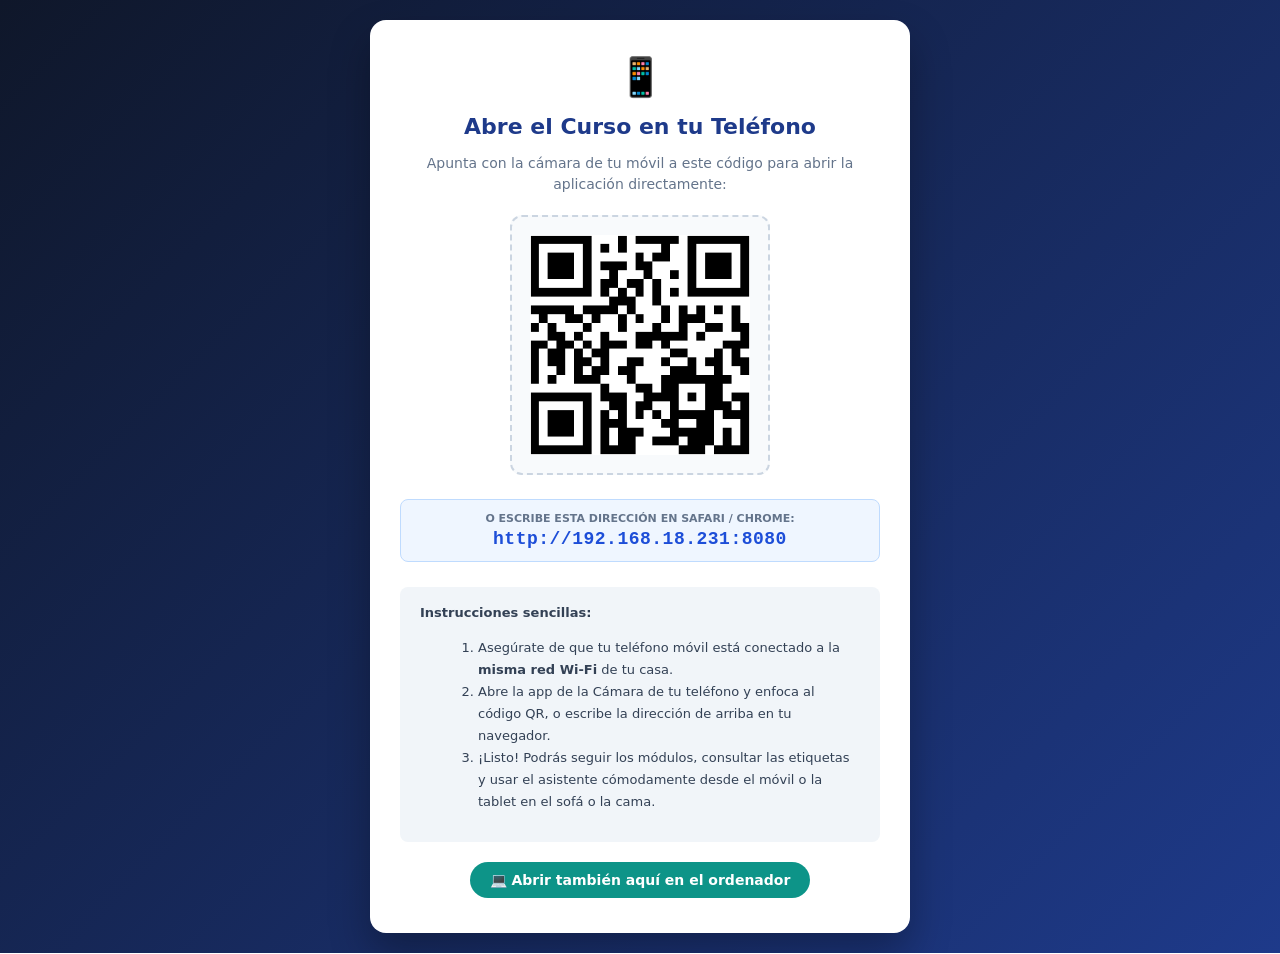
<file: compartir_movil.html>
<!DOCTYPE html>
<html lang="es">
<head>
  <meta charset="UTF-8">
  <meta name="viewport" content="width=device-width, initial-scale=1.0">
  <title>Ver Péndulo Hebreo en tu Teléfono Móvil</title>
  <style>
    body {
      font-family: 'Segoe UI', system-ui, -apple-system, sans-serif;
      background: linear-gradient(135deg, #0f172a 0%, #1e3a8a 100%);
      color: #ffffff;
      margin: 0;
      padding: 20px;
      display: flex;
      align-items: center;
      justify-content: center;
      min-height: 100vh;
      box-sizing: border-box;
    }
    .card {
      background: #ffffff;
      color: #1e293b;
      max-width: 480px;
      width: 100%;
      padding: 35px 30px;
      border-radius: 16px;
      box-shadow: 0 20px 40px rgba(0,0,0,0.3);
      text-align: center;
    }
    h1 {
      font-size: 22px;
      color: #1e3a8a;
      margin-bottom: 8px;
    }
    p {
      font-size: 14px;
      color: #64748b;
      line-height: 1.5;
      margin-bottom: 20px;
    }
    .qr-frame {
      background: #f8fafc;
      border: 2px dashed #cbd5e1;
      border-radius: 12px;
      padding: 18px;
      display: inline-block;
      margin-bottom: 20px;
    }
    .qr-img {
      width: 220px;
      height: 220px;
      display: block;
      margin: 0 auto;
    }
    .url-box {
      background: #eff6ff;
      border: 1px solid #bfdbfe;
      border-radius: 8px;
      padding: 12px 16px;
      margin-bottom: 25px;
    }
    .url-text {
      font-family: monospace;
      font-size: 18px;
      font-weight: bold;
      color: #1d4ed8;
      letter-spacing: 0.5px;
    }
    .steps-list {
      text-align: left;
      font-size: 13px;
      color: #334155;
      background: #f1f5f9;
      padding: 15px 20px;
      border-radius: 8px;
      margin-bottom: 20px;
      line-height: 1.7;
    }
    .steps-list ol {
      margin-left: 18px;
    }
    .btn-open-pc {
      display: inline-block;
      background: #0d9488;
      color: white;
      text-decoration: none;
      padding: 10px 20px;
      border-radius: 25px;
      font-weight: bold;
      font-size: 14px;
    }
    .btn-open-pc:hover {
      background: #0f766e;
    }
  </style>
</head>
<body>

  <div class="card">
    <div style="font-size: 38px; margin-bottom: 8px;">📱</div>
    <h1>Abre el Curso en tu Teléfono</h1>
    <p>Apunta con la cámara de tu móvil a este código para abrir la aplicación directamente:</p>

    <div class="qr-frame">
      <img src="qr_movil.png" alt="Código QR para móvil" class="qr-img">
    </div>

    <div class="url-box">
      <div style="font-size: 11px; text-transform: uppercase; color: #64748b; font-weight: bold; margin-bottom: 4px;">O escribe esta dirección en Safari / Chrome:</div>
      <div class="url-text" id="mobile-url-display">http://192.168.18.231:8080</div>
    </div>

    <div class="steps-list">
      <strong>Instrucciones sencillas:</strong>
      <ol>
        <li>Asegúrate de que tu teléfono móvil está conectado a la <strong>misma red Wi-Fi</strong> de tu casa.</li>
        <li>Abre la app de la Cámara de tu teléfono y enfoca al código QR, o escribe la dirección de arriba en tu navegador.</li>
        <li>¡Listo! Podrás seguir los módulos, consultar las etiquetas y usar el asistente cómodamente desde el móvil o la tablet en el sofá o la cama.</li>
      </ol>
    </div>

    <a href="index.html" class="btn-open-pc">💻 Abrir también aquí en el ordenador</a>
  </div>

</body>
</html>
</file>
<file: styles.css>
/* Estilos Principales - App Péndulo Hebreo */
:root {
  --primary: #1e3a8a;          /* Azul índigo profundo */
  --primary-light: #3b82f6;    /* Azul brillante */
  --primary-dark: #0f172a;     /* Medianoche */
  --secondary: #0d9488;        /* Verde esmeralda / turquesa sanación */
  --secondary-light: #ccfbf1;  /* Turquesa muy suave */
  --gold: #d97706;             /* Dorado cálido */
  --gold-light: #fef3c7;       /* Fondo dorado suave */
  --bg-page: #f8fafc;          /* Fondo suave */
  --bg-card: #ffffff;          /* Blanco puro */
  --text-main: #1e293b;        /* Gris oscuro legible */
  --text-muted: #64748b;       /* Gris medio */
  --border: #e2e8f0;           /* Bordes suaves */
  --radius: 12px;
  --shadow-sm: 0 1px 3px rgba(0,0,0,0.05);
  --shadow: 0 4px 12px rgba(0,0,0,0.08);
  --shadow-lg: 0 10px 25px rgba(0,0,0,0.12);
  --font-main: 'Segoe UI', system-ui, -apple-system, sans-serif;
  --font-hebrew: 'Times New Roman', 'SBL Hebrew', 'David', serif;
}

* {
  box-sizing: border-box;
  margin: 0;
  padding: 0;
}

body {
  font-family: var(--font-main);
  background-color: var(--bg-page);
  color: var(--text-main);
  line-height: 1.6;
  min-height: 100vh;
  display: flex;
  flex-direction: column;
}

/* HEADER */
.app-header {
  background: linear-gradient(135deg, #0f172a 0%, #1e3a8a 100%);
  color: #ffffff;
  padding: 20px 24px;
  box-shadow: var(--shadow);
  position: sticky;
  top: 0;
  z-index: 100;
}

.header-container {
  max-width: 1200px;
  margin: 0 auto;
  display: flex;
  justify-content: space-between;
  align-items: center;
  flex-wrap: wrap;
  gap: 15px;
}

.brand-wrapper {
  display: flex;
  align-items: center;
  gap: 12px;
}

.brand-icon {
  width: 44px;
  height: 44px;
  background: linear-gradient(135deg, #d97706, #f59e0b);
  border-radius: 50%;
  display: flex;
  align-items: center;
  justify-content: center;
  font-size: 24px;
  box-shadow: 0 2px 8px rgba(217, 119, 6, 0.4);
}

.brand-title {
  font-size: 20px;
  font-weight: 700;
  letter-spacing: -0.5px;
}

.brand-subtitle {
  font-size: 12px;
  color: #93c5fd;
}

/* NAVEGACIÓN */
.nav-tabs {
  display: flex;
  gap: 8px;
  overflow-x: auto;
  padding-bottom: 2px;
}

.tab-btn {
  background: rgba(255, 255, 255, 0.1);
  border: 1px solid rgba(255, 255, 255, 0.2);
  color: #e2e8f0;
  padding: 8px 16px;
  border-radius: 20px;
  font-size: 13px;
  font-weight: 600;
  cursor: pointer;
  transition: all 0.2s ease;
  white-space: nowrap;
  display: flex;
  align-items: center;
  gap: 6px;
}

.tab-btn:hover {
  background: rgba(255, 255, 255, 0.2);
  color: #ffffff;
}

.tab-btn.active {
  background: #ffffff;
  color: var(--primary);
  border-color: #ffffff;
  box-shadow: 0 2px 8px rgba(0,0,0,0.2);
}

/* CONTENEDOR PRINCIPAL */
.main-content {
  max-width: 1200px;
  margin: 25px auto;
  padding: 0 20px;
  width: 100%;
  flex-grow: 1;
}

.view-section {
  display: none;
  animation: fadeIn 0.3s ease;
}

.view-section.active {
  display: block;
}

@keyframes fadeIn {
  from { opacity: 0; transform: translateY(6px); }
  to { opacity: 1; transform: translateY(0); }
}

/* BANNER DE BIENVENIDA */
.welcome-card {
  background: linear-gradient(135deg, #ffffff 0%, #f0fdf4 100%);
  border: 1px solid #bbf7d0;
  border-radius: var(--radius);
  padding: 24px 30px;
  margin-bottom: 30px;
  box-shadow: var(--shadow-sm);
  display: flex;
  justify-content: space-between;
  align-items: center;
  gap: 20px;
}

.welcome-text h2 {
  color: #14532d;
  font-size: 22px;
  margin-bottom: 8px;
}

.welcome-text p {
  color: #166534;
  font-size: 14px;
}

.cta-button {
  background: var(--secondary);
  color: white;
  border: none;
  padding: 12px 24px;
  border-radius: 30px;
  font-size: 14px;
  font-weight: bold;
  cursor: pointer;
  box-shadow: 0 3px 10px rgba(13, 148, 136, 0.3);
  transition: all 0.2s;
  display: inline-flex;
  align-items: center;
  gap: 8px;
  white-space: nowrap;
}

.cta-button:hover {
  background: #0f766e;
  transform: translateY(-1px);
}

/* SECCIÓN 1: CÓMO EMPEZAR VISUAL */
.guide-grid {
  display: grid;
  grid-template-columns: repeat(auto-fit, minmax(320px, 1fr));
  gap: 20px;
  margin-bottom: 30px;
}

.guide-card {
  background: var(--bg-card);
  border: 1px solid var(--border);
  border-radius: var(--radius);
  padding: 22px;
  box-shadow: var(--shadow-sm);
}

.guide-card-header {
  display: flex;
  align-items: center;
  gap: 12px;
  margin-bottom: 15px;
}

.guide-step-number {
  width: 32px;
  height: 32px;
  border-radius: 50%;
  background: var(--primary);
  color: white;
  display: flex;
  align-items: center;
  justify-content: center;
  font-weight: bold;
  font-size: 14px;
}

.guide-card h3 {
  font-size: 17px;
  color: var(--primary);
}

.illustration-box {
  background: #f1f5f9;
  border: 1px solid #cbd5e1;
  border-radius: 8px;
  padding: 16px;
  text-align: center;
  margin: 15px 0;
}

/* SECCIÓN 2: SIMULADOR DE SESIÓN */
.simulator-container {
  background: var(--bg-card);
  border: 1px solid var(--border);
  border-radius: var(--radius);
  box-shadow: var(--shadow);
  padding: 25px 30px;
  margin-bottom: 30px;
}

.steps-stepper {
  display: flex;
  justify-content: space-between;
  margin-bottom: 30px;
  position: relative;
  overflow-x: auto;
  padding-bottom: 10px;
}

.step-node {
  display: flex;
  flex-direction: column;
  align-items: center;
  cursor: pointer;
  position: relative;
  z-index: 1;
  flex: 1;
  min-width: 100px;
}

.step-circle {
  width: 38px;
  height: 38px;
  border-radius: 50%;
  background: #e2e8f0;
  color: var(--text-muted);
  display: flex;
  align-items: center;
  justify-content: center;
  font-weight: bold;
  font-size: 14px;
  margin-bottom: 8px;
  transition: all 0.3s ease;
  border: 2px solid transparent;
}

.step-node.active .step-circle {
  background: var(--primary);
  color: white;
  box-shadow: 0 0 0 4px rgba(30, 58, 138, 0.2);
}

.step-node.completed .step-circle {
  background: var(--secondary);
  color: white;
}

.step-label {
  font-size: 12px;
  font-weight: 600;
  color: var(--text-muted);
  text-align: center;
}

.step-node.active .step-label {
  color: var(--primary);
  font-weight: 700;
}

.step-node.completed .step-label {
  color: var(--secondary);
}

.simulator-body {
  background: #f8fafc;
  border: 1px solid var(--border);
  border-radius: var(--radius);
  padding: 25px;
  min-height: 280px;
}

.sim-step-title {
  font-size: 20px;
  color: var(--primary);
  margin-bottom: 12px;
  display: flex;
  align-items: center;
  gap: 10px;
}

.sim-instruction {
  font-size: 15px;
  color: var(--text-main);
  margin-bottom: 20px;
  line-height: 1.7;
}

.sim-pendulum-display {
  display: flex;
  align-items: center;
  justify-content: space-around;
  flex-wrap: wrap;
  gap: 20px;
  background: white;
  border-radius: var(--radius);
  padding: 20px;
  border: 1px solid #e2e8f0;
  margin-bottom: 20px;
}

.pendulum-animation-box {
  text-align: center;
}

.pendulum-svg {
  width: 80px;
  height: 120px;
  transform-origin: top center;
}

.spin-clockwise {
  animation: rotateClockwise 2.5s linear infinite;
}

.spin-counter {
  animation: rotateCounter 2.5s linear infinite;
}

@keyframes rotateClockwise {
  from { transform: rotate(0deg); }
  to { transform: rotate(360deg); }
}

@keyframes rotateCounter {
  from { transform: rotate(0deg); }
  to { transform: rotate(-360deg); }
}

.sim-controls {
  display: flex;
  justify-content: space-between;
  align-items: center;
  margin-top: 25px;
}

.btn-secondary {
  background: #e2e8f0;
  color: var(--text-main);
  border: none;
  padding: 10px 20px;
  border-radius: 20px;
  font-weight: 600;
  cursor: pointer;
}

.btn-secondary:hover {
  background: #cbd5e1;
}

/* TEMARIO DEL CURSO */
.course-header-bar {
  display: flex;
  justify-content: space-between;
  align-items: center;
  flex-wrap: wrap;
  gap: 15px;
  margin-bottom: 25px;
}

.search-box {
  position: relative;
  flex: 1;
  max-width: 400px;
}

.search-input {
  width: 100%;
  padding: 10px 16px 10px 38px;
  border: 1px solid var(--border);
  border-radius: 20px;
  font-size: 14px;
  outline: none;
  background: white;
}

.search-input:focus {
  border-color: var(--primary);
  box-shadow: 0 0 0 3px rgba(59, 130, 246, 0.15);
}

.search-icon {
  position: absolute;
  left: 14px;
  top: 50%;
  transform: translateY(-50%);
  color: var(--text-muted);
}

.progress-widget {
  background: white;
  border: 1px solid var(--border);
  border-radius: 20px;
  padding: 6px 16px;
  font-size: 13px;
  font-weight: 600;
  color: var(--secondary);
  display: flex;
  align-items: center;
  gap: 8px;
}

.modules-list {
  display: flex;
  flex-direction: column;
  gap: 15px;
}

.module-card {
  background: var(--bg-card);
  border: 1px solid var(--border);
  border-radius: var(--radius);
  box-shadow: var(--shadow-sm);
  transition: all 0.2s ease;
  overflow: hidden;
}

.module-card:hover {
  border-color: #cbd5e1;
  box-shadow: var(--shadow);
}

.module-summary-row {
  padding: 18px 22px;
  cursor: pointer;
  display: flex;
  justify-content: space-between;
  align-items: center;
  gap: 15px;
}

.module-info-left {
  display: flex;
  align-items: center;
  gap: 15px;
}

.module-num {
  font-size: 14px;
  font-weight: bold;
  background: #f1f5f9;
  color: var(--primary);
  width: 36px;
  height: 36px;
  border-radius: 8px;
  display: flex;
  align-items: center;
  justify-content: center;
  flex-shrink: 0;
}

.module-title-text {
  font-size: 16px;
  font-weight: 600;
  color: var(--text-main);
}

.module-tag {
  font-size: 11px;
  padding: 2px 8px;
  border-radius: 12px;
  background: var(--secondary-light);
  color: var(--secondary);
  font-weight: 600;
}

.module-actions-right {
  display: flex;
  align-items: center;
  gap: 12px;
}

.check-learned-btn {
  background: transparent;
  border: 1.5px solid #cbd5e1;
  color: #94a3b8;
  width: 32px;
  height: 32px;
  border-radius: 50%;
  cursor: pointer;
  display: flex;
  align-items: center;
  justify-content: center;
  transition: all 0.2s;
  font-size: 16px;
}

.check-learned-btn.learned {
  background: var(--secondary);
  border-color: var(--secondary);
  color: white;
}

.module-card-content {
  display: none;
  padding: 22px;
  border-top: 1px solid var(--border);
  background: #fafafa;
  font-size: 14px;
  line-height: 1.7;
}

.module-card-content.open {
  display: block;
}

/* BIBLIOTECA DE ETIQUETAS */
.label-filter-bar {
  display: flex;
  gap: 8px;
  flex-wrap: wrap;
  margin-bottom: 20px;
}

.filter-btn {
  background: white;
  border: 1px solid var(--border);
  padding: 8px 16px;
  border-radius: 20px;
  font-size: 13px;
  font-weight: 600;
  cursor: pointer;
  color: var(--text-muted);
}

.filter-btn.active {
  background: var(--primary);
  color: white;
  border-color: var(--primary);
}

.labels-deck {
  display: grid;
  grid-template-columns: repeat(auto-fill, minmax(280px, 1fr));
  gap: 18px;
}

.app-label-card {
  background: white;
  border: 1px solid var(--border);
  border-radius: var(--radius);
  padding: 18px;
  box-shadow: var(--shadow-sm);
  display: flex;
  flex-direction: column;
  justify-content: space-between;
  transition: transform 0.2s, box-shadow 0.2s;
}

.app-label-card:hover {
  transform: translateY(-2px);
  box-shadow: var(--shadow);
}

.app-label-hebrew {
  font-family: var(--font-hebrew);
  font-size: 32px;
  direction: rtl;
  text-align: center;
  color: #000000;
  font-weight: bold;
  padding: 12px 0;
  border-bottom: 1px dashed var(--border);
  margin-bottom: 12px;
}

.app-label-name {
  font-weight: 700;
  font-size: 15px;
  color: var(--primary);
  margin-bottom: 4px;
}

.app-label-phonetic {
  font-size: 12px;
  font-style: italic;
  color: var(--gold);
  margin-bottom: 10px;
}

.app-label-desc {
  font-size: 13px;
  color: var(--text-main);
  margin-bottom: 12px;
  flex-grow: 1;
}

.app-label-pills {
  display: flex;
  gap: 6px;
  font-size: 11px;
}

.pill-face {
  padding: 2px 8px;
  border-radius: 4px;
  font-weight: 600;
}
.pill-face-lisa { background: #fee2e2; color: #991b1b; }
.pill-face-ranurada { background: #dcfce7; color: #166534; }

/* PROTOCOLOS RÁPIDOS */
.protocols-grid {
  display: grid;
  grid-template-columns: repeat(auto-fit, minmax(320px, 1fr));
  gap: 20px;
}

.protocol-card {
  background: white;
  border: 1px solid var(--border);
  border-radius: var(--radius);
  padding: 22px;
  box-shadow: var(--shadow-sm);
}

.protocol-title {
  font-size: 17px;
  color: var(--primary);
  margin-bottom: 8px;
  display: flex;
  align-items: center;
  gap: 8px;
}

.protocol-desc {
  font-size: 13px;
  color: var(--text-muted);
  margin-bottom: 15px;
}

.protocol-step-item {
  display: flex;
  align-items: flex-start;
  gap: 10px;
  font-size: 13px;
  margin-bottom: 10px;
  line-height: 1.5;
}

.protocol-step-num {
  background: #e0f2fe;
  color: #0369a1;
  font-weight: bold;
  font-size: 11px;
  width: 22px;
  height: 22px;
  border-radius: 50%;
  display: flex;
  align-items: center;
  justify-content: center;
  flex-shrink: 0;
  margin-top: 2px;
}

/* BIÓMETRO INTERACTIVO */
.interactive-biometer-card {
  background: white;
  border: 1px solid var(--border);
  border-radius: var(--radius);
  padding: 30px;
  box-shadow: var(--shadow);
  text-align: center;
}

.slider-container {
  max-width: 600px;
  margin: 25px auto;
}

.bovis-slider {
  width: 100%;
  height: 10px;
  border-radius: 5px;
  outline: none;
  background: linear-gradient(to right, #ef4444 0%, #f59e0b 32.5%, #10b981 50%, #6366f1 100%);
  cursor: pointer;
}

.bovis-score-badge {
  font-size: 38px;
  font-weight: bold;
  color: var(--primary);
  margin: 15px 0 5px 0;
}

.bovis-state-tag {
  display: inline-block;
  padding: 6px 18px;
  border-radius: 20px;
  font-weight: bold;
  font-size: 14px;
  margin-bottom: 15px;
}

/* FOOTER */
.app-footer {
  background: #ffffff;
  border-top: 1px solid var(--border);
  padding: 20px;
  text-align: center;
  font-size: 13px;
  color: var(--text-muted);
  margin-top: 40px;
}

/* UTILIDADES Y CAJAS DE TEXTO */
.note-box {
  background: #eff6ff;
  border-left: 4px solid var(--primary-light);
  padding: 12px 16px;
  border-radius: 0 8px 8px 0;
  margin: 15px 0;
  font-size: 13px;
}

.quote-box {
  background: #fffbeb;
  border-left: 4px solid var(--gold);
  padding: 12px 16px;
  font-style: italic;
  margin: 15px 0;
}

.simple-table {
  width: 100%;
  border-collapse: collapse;
  margin: 15px 0;
  font-size: 13px;
}
.simple-table th, .simple-table td {
  border: 1px solid #cbd5e1;
  padding: 8px 12px;
  text-align: left;
}
.simple-table th {
  background: #f1f5f9;
}

/* RESPONSIVE */
@media (max-width: 768px) {
  .header-container {
    flex-direction: column;
    align-items: flex-start;
  }
  .nav-tabs {
    width: 100%;
  }
  .welcome-card {
    flex-direction: column;
    align-items: flex-start;
  }
}
</file>
